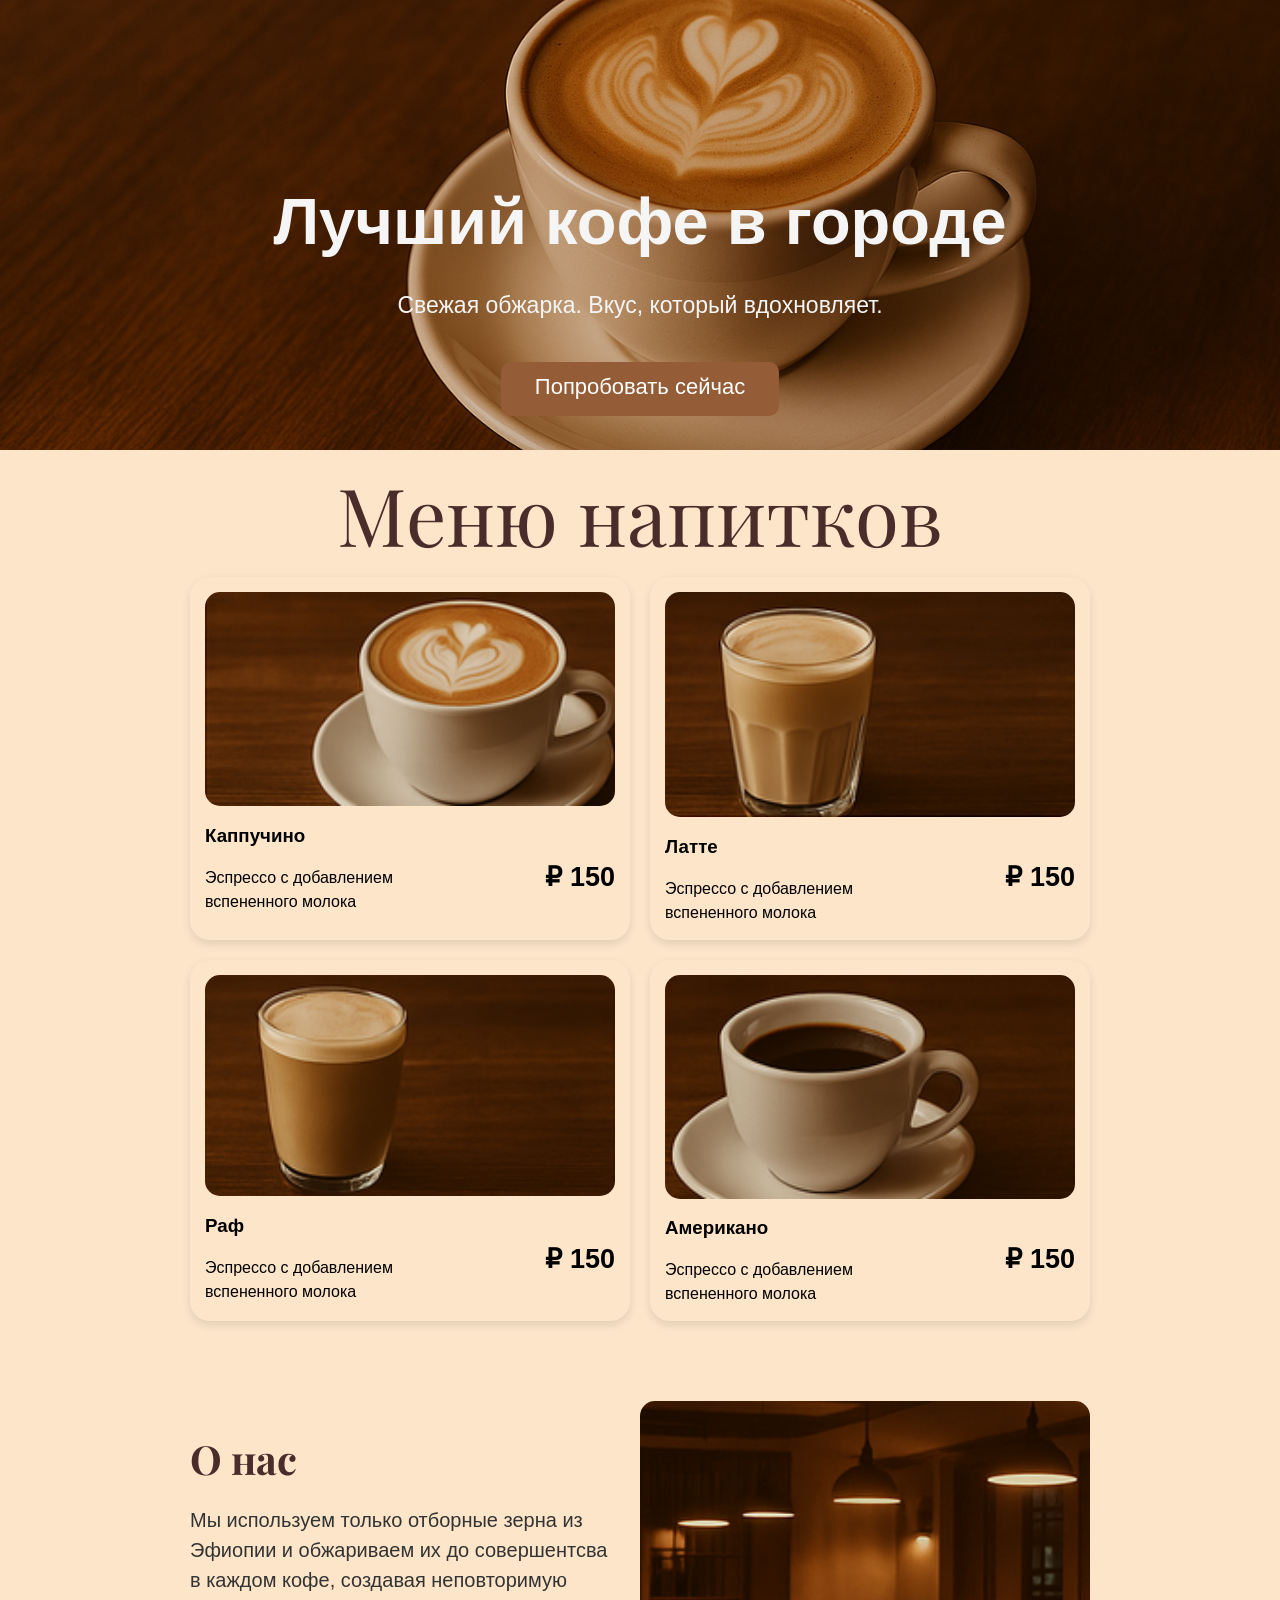
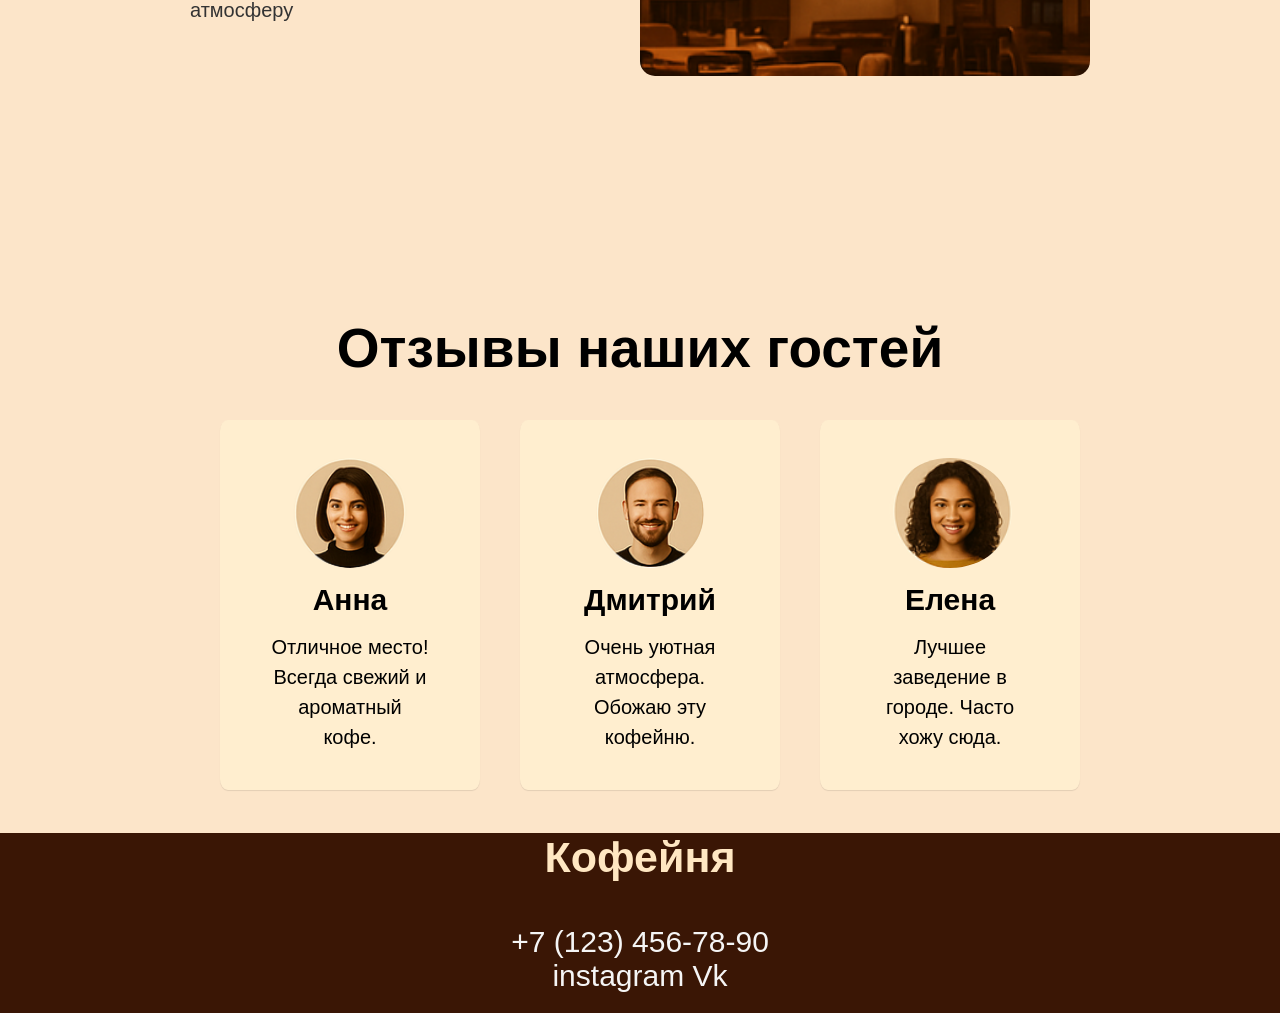
<file: index.html>
<!DOCTYPE HTML>
<html lang = "ru">
 
<head>
    <meta charset = "UTF-8">
    <meta name="viewport" content="width=device-width, initial-scale=1.0">
    <title> Кофейня </title>
    <meta name = "description" content ="Лучшая Кофейня с вкуснейшим кофе. Вкусный кофе натуральные зерна, насыщенный вкус" />
    <link href="https://fonts.googleapis.com/css2?family=Playfair+Display&family=Open+Sans&display=swap" rel="stylesheet">
    <link rel = "stylesheet" href="style.css" />
    <link rel = "stylesheet" href="reviews.css" />
</head>
<body>
    <div class = "hero" >
    <div class = "hero-content">
            <h1 >Лучший кофе в городе</h1>
            <p> Свежая обжарка. Вкус, который вдохновляет.</p>
            <a href="#menu" class = "button"> Попробовать сейчас </a>
    </div>
    </div>
    <div id="menu" class ="menu">
    <p class = "menuh"> Меню напитков </p>
    <div class="grid">

        <div class="item">
            <img  src="1.png" />
            <div class="text">
                    <h3> Каппучино  </h3>
                    <span class="price">₽ 150 </span>
                <p> Эспрессо с добавлением <br>вспененного молока </p>
            </div> 
        </div>
        <div class="item">
            <img  src="2.png" />
            <div class="text">
                    <h3> Латте  </h3>
                    <span class="price">₽ 150 </span>
                <p> Эспрессо с добавлением <br>вспененного молока </p>
            </div> 
        </div><div class="item">
            <img  src="3.png" />
            <div class="text">
                    <h3> Раф  </h3>
                    <span class="price">₽ 150 </span>
                <p> Эспрессо с добавлением <br>вспененного молока </p>
            </div> 
        </div><div class="item">
            <img  src="4.png" />
            <div class="text">
                    <h3> Американо  </h3>
                    <span class="price">₽ 150 </span>
                <p> Эспрессо с добавлением <br>вспененного молока </p>
            </div> 
        </div>
    </div>
    </div>

    <div class = "about">
        <div class = "abouttxt">
            <h1> О нас </h1>
            <p class = "aboutus"> Мы используем только отборные зерна из Эфиопии и обжариваем их до совершентсва в каждом кофе, создавая неповторимую атмосферу</p>
        </div>
        <img  src="5.png" />
    </div>

    <div class="reviews-section">
        <div class="head">
            <h1> Отзывы наших гостей</h1>
            <div class="grid">
                <div class="item">
                    <img src="1.1.png"/>
                    <div class="text">
                        <h2>Анна</h2>
                        <p>Отличное место! Всегда свежий и ароматный кофе.</p>
                    </div>
                </div>
                <div class="item">
                    <img src="2.2.png"/>
                    <div class="text">
                        <h2>Дмитрий</h2>
                        <p>Очень уютная атмосфера. Обожаю эту кофейню.</p>
                    </div>
                </div>
                <div class="item">
                    <img src="3.3.png"/>
                    <div class="text">
                        <h2>Елена</h2>
                        <p>Лучшее заведение в городе. Часто хожу сюда.</p>
                    </div>
                </div>
            </div>
        </div>
        <div class="bot">
            <h3> Кофейня</h3>
            <div class="contact">
                <a  href="tel:+71234567890" class="phone">+7 (123) 456-78-90</a>
                <div class="socialink">
                <a href="https://www.instagram.com/">instagram</a>
                <a href="https://vkvideo.ru/">Vk</a>
            </div>
            </div>   
        </div>
        </div>

</body>

</html>
</file>
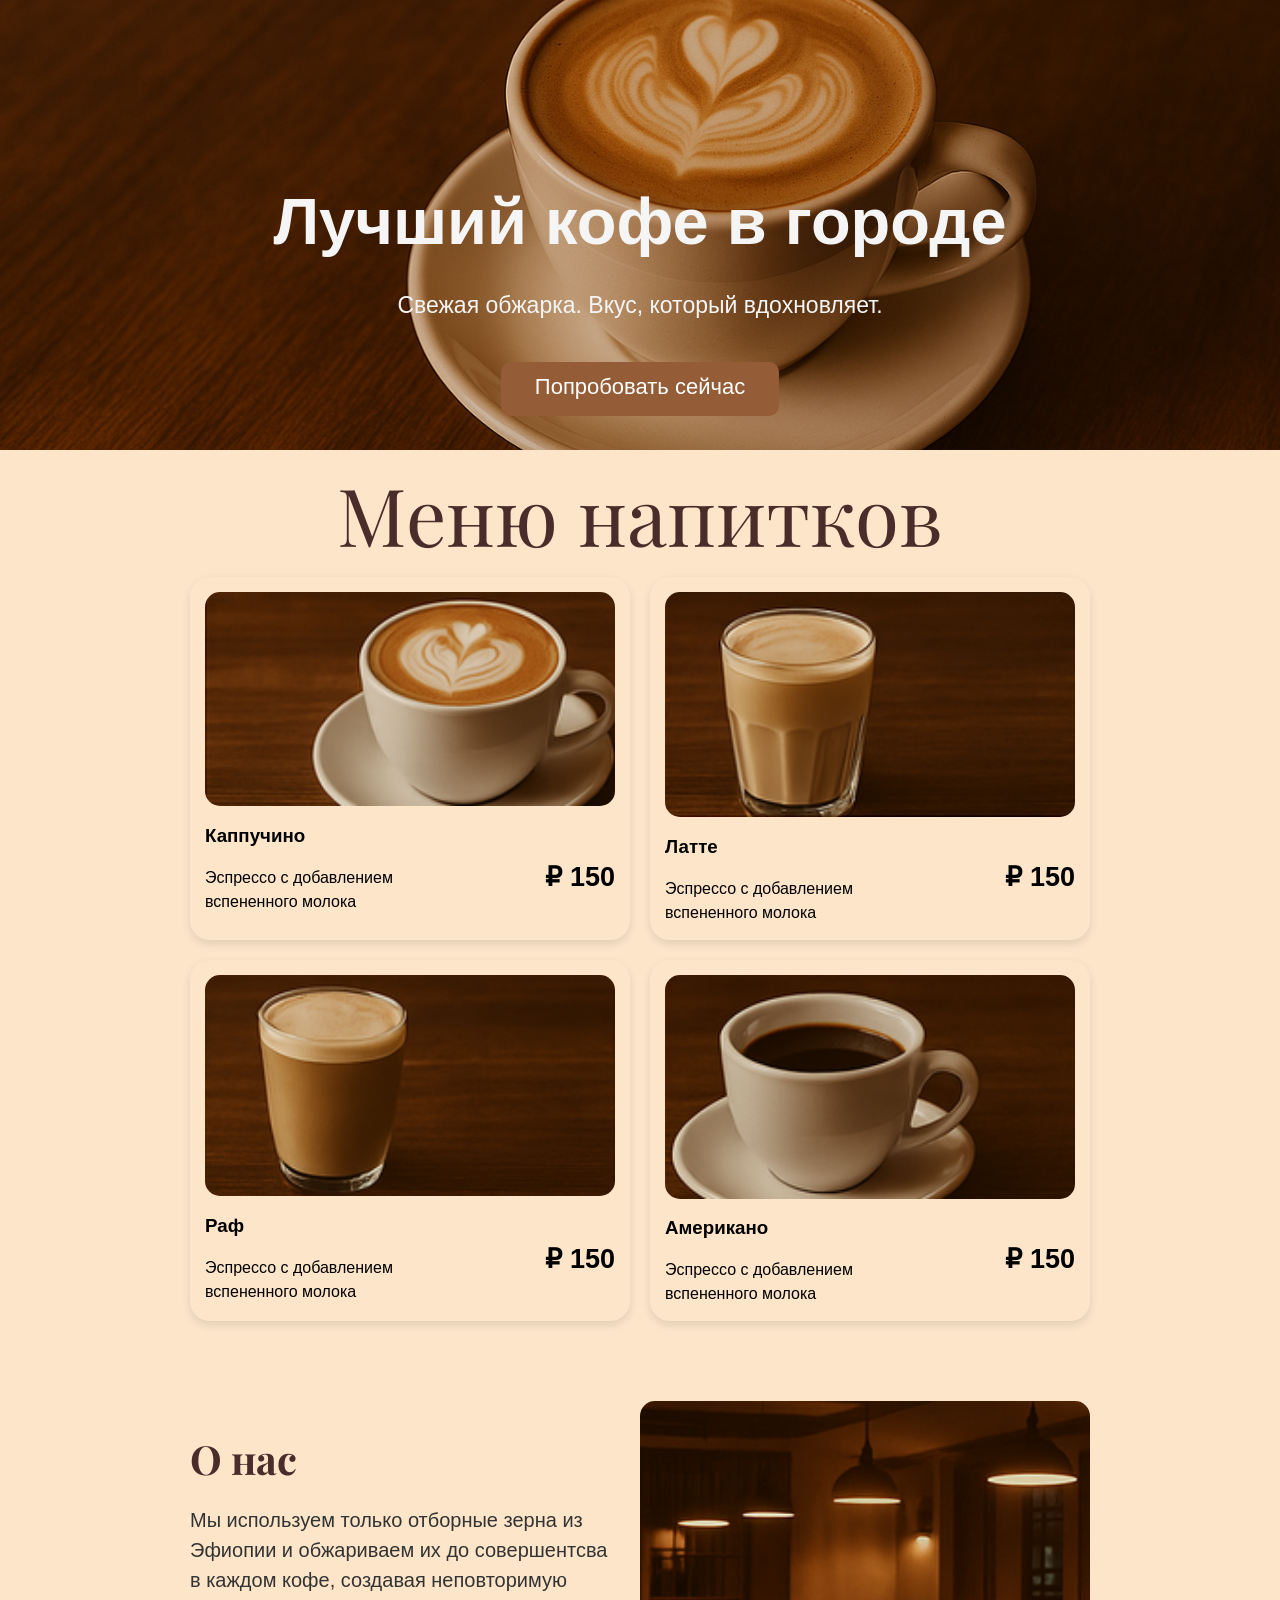
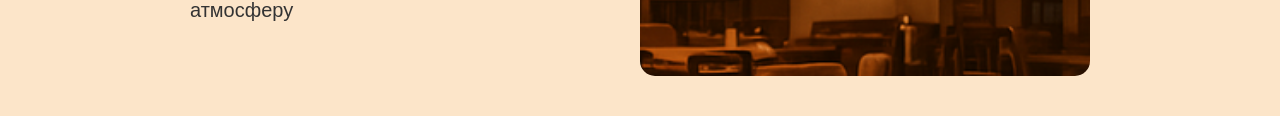
<file: Untitled-1.html>
<!DOCTYPE HTML>
<html lang = "ru">
 
<head>
    <meta charset = "UTF-8">
    <meta name="viewport" content="width=device-width, initial-scale=1.0">
    <title> Кофейня </title>
    <meta name = "description" content ="Лучшая Кофейня с вкуснейшим кофе. Вкусный кофе натуральные зерна, насыщенный вкус" />
    <link href="https://fonts.googleapis.com/css2?family=Playfair+Display&family=Open+Sans&display=swap" rel="stylesheet">
    <link rel = "stylesheet" href="style.css" />
</head>
<body>
    <div class = "hero" >
    <div class = "hero-content">
            <h1 >Лучший кофе в городе</h1>
            <p> Свежая обжарка. Вкус, который вдохновляет.</p>
            <a href="#menu" class = "button"> Попробовать сейчас </a>
    </div>
    </div>
    <div id="menu" class ="menu">
    <p class = "menuh"> Меню напитков </p>
    <div class="grid">

        <div class="item">
            <img  src="1.png" />
            <div class="text">
                    <h3> Каппучино  </h3>
                    <span class="price">₽ 150 </span>
                <p> Эспрессо с добавлением <br>вспененного молока </p>
            </div> 
        </div>
        <div class="item">
            <img  src="2.png" />
            <div class="text">
                    <h3> Латте  </h3>
                    <span class="price">₽ 150 </span>
                <p> Эспрессо с добавлением <br>вспененного молока </p>
            </div> 
        </div><div class="item">
            <img  src="3.png" />
            <div class="text">
                    <h3> Раф  </h3>
                    <span class="price">₽ 150 </span>
                <p> Эспрессо с добавлением <br>вспененного молока </p>
            </div> 
        </div><div class="item">
            <img  src="4.png" />
            <div class="text">
                    <h3> Американо  </h3>
                    <span class="price">₽ 150 </span>
                <p> Эспрессо с добавлением <br>вспененного молока </p>
            </div> 
        </div>
    </div>
    </div>

    <div class = "about">
        <div class = "abouttxt">
            <h1> О нас </h1>
            <p class = "aboutus"> Мы используем только отборные зерна из Эфиопии и обжариваем их до совершентсва в каждом кофе, создавая неповторимую атмосферу</p>
        </div>
        <img  src="5.png" />
    </div>

</body>

</html>
</file>
<file: style.css>
html {
    scroll-behavior: smooth;
  }

body {
    margin: 0;
    padding: 0;
    background-color:#fce5c9;
    font-family: 'Open-Sans', sans-serif;
}
.button {
background-color: #955d37;
color: white;
border-radius: 10px;
margin: 0;
width: 230px;
height: 30px;
border: none;
margin-top: 20px;
cursor: pointer;
font-size: 22px;
display: inline-block;
padding: 12px 24px;
text-decoration: none;
transition: background-color 0.3s ease;
}
.button:hover {
    background-color: #8a5230;
    cursor: pointer;
}
.hero {
    display: flex;
    flex-direction: column;
    justify-content: center;
    align-items: center;
    height: 50vh;
    text-align: center;
    color: whitesmoke;
    background-image: url('6.png');
    background-size: cover;
    background-position: center;
}
.hero h1 {
    font-size: 65px;
    margin-top: 150px;
}
.hero p {
    margin-top: -10px;
    font-size: 23px;
}
.menu {
    max-width: 900px;
    margin: 0 auto;
    padding: 40px 20px;
    text-align: center;
}
.grid {
    display: grid;
    grid-template-columns: repeat(2, 1fr);
    gap: 20px;
    margin-top: 40px;
}
.item {
    border-radius: 20px;
    overflow: hidden;
    box-shadow: 0 4px 10px rgba(0,0,0,0.1);
    text-align: left;
    padding: 15px;
    display: flex;
    flex-direction: column;
    position: relative;
}

.item img {
    width: 100%;
    border-radius: 15px;
}
.item p {
    line-height: 1.5;
    margin: 5px 0 0 0 ;
}
   
.price {
    font-weight: bold;
    margin-top: 0;
    font-size: 27px;
    position: absolute;
    right: 15px;
    top: 80%;
    transform: translateY(-20%);
    white-space: nowrap;
}
.menuh {
    font-size: 80px;
    text-align: center;
    font-family: 'Playfair Display', serif;
    margin: -30px;
    color: #4A2C2A;
}
.about {
    display: flex;
    flex-direction: row;
    align-items: center;
    gap: 20px;
    padding: 40px 20px;
    margin: 0 auto;
    max-width: 900px;

}
.about img {
    width: 50%;
    border-radius: 15px;
}
.abouttxt{
    align-items: left;
    flex: 1
}
.about h1 {
    font-family: 'Playfair Display', serif;
    font-size: 40px;
    color: #4A2C2A;
    margin: 0 0 10px 0;
}
.aboutus {
    font-size: 20px;
    line-height: 1.5;
    color: #333;
    max-width: 450px;
}

@media (max-width: 768px) {
    .hero h1 {
      font-size: 32px;          
      margin-top: 100px;        
    }
    .hero p {
      font-size: 16px;          
    }
    .button {
      font-size: 18px;          
      padding: 10px 20px;       
      width: auto;             
    }
    .grid {
      grid-template-columns: 1fr; 
    }
    .menuh {
      font-size: 48px;        
    }
    .about {
      flex-direction: column;   
      text-align: center;
    }
    .about img {
      width: 100%;               
    }
    .aboutus {
      max-width: 100%;           
      font-size: 18px;          
    }
  }
</file>
<file: reviews.css>
.reviews-section body {
  margin: 0;
  padding: 0;
  background-color: #ffe8c1;
  font-family: 'Playfair Display', sans-serif;
}
.reviews-section .head {
  margin-top: 200px;
  height: 100%;
}
.reviews-section .head h1 {
  text-align: center;
  font-size: 55px;
  font-weight: bold;
  
}

.reviews-section img {
  height: 110px;
  width: auto;
  border-radius: 50%;
  margin-top: 10%;
}
.reviews-section .grid {
  display: flex;
  flex-direction: row;
  text-align: center;
  justify-content: center;
}
.reviews-section .item {
  align-items: center;
  box-shadow: 0 1px 1px rgba(0,0,0,0.1);
  margin-left: 20px;
  width: 230px;
  height: 340px;
  background-color: #ffeecf;
  border-radius: 3%;
  text-align: center;
}
.reviews-section .item p{
  width: 70%;
  margin: 0 auto;
  font-size: 20px;
}
.reviews-section h2{
  font-size: 30px;
  margin: 15px auto;
}
.reviews-section h3{
  color: #ffe7c2;
  font-size: 43px;
}
.reviews-section .bot {
  background-color: #3a1605;
  text-align: center;
  font-size: 30px;
  gap: 20px;
  padding-bottom: 20px;
}
.reviews-section .bot a {
  text-decoration: none;
  color:whitesmoke;
  margin-bottom:10px ;
}
</file>
